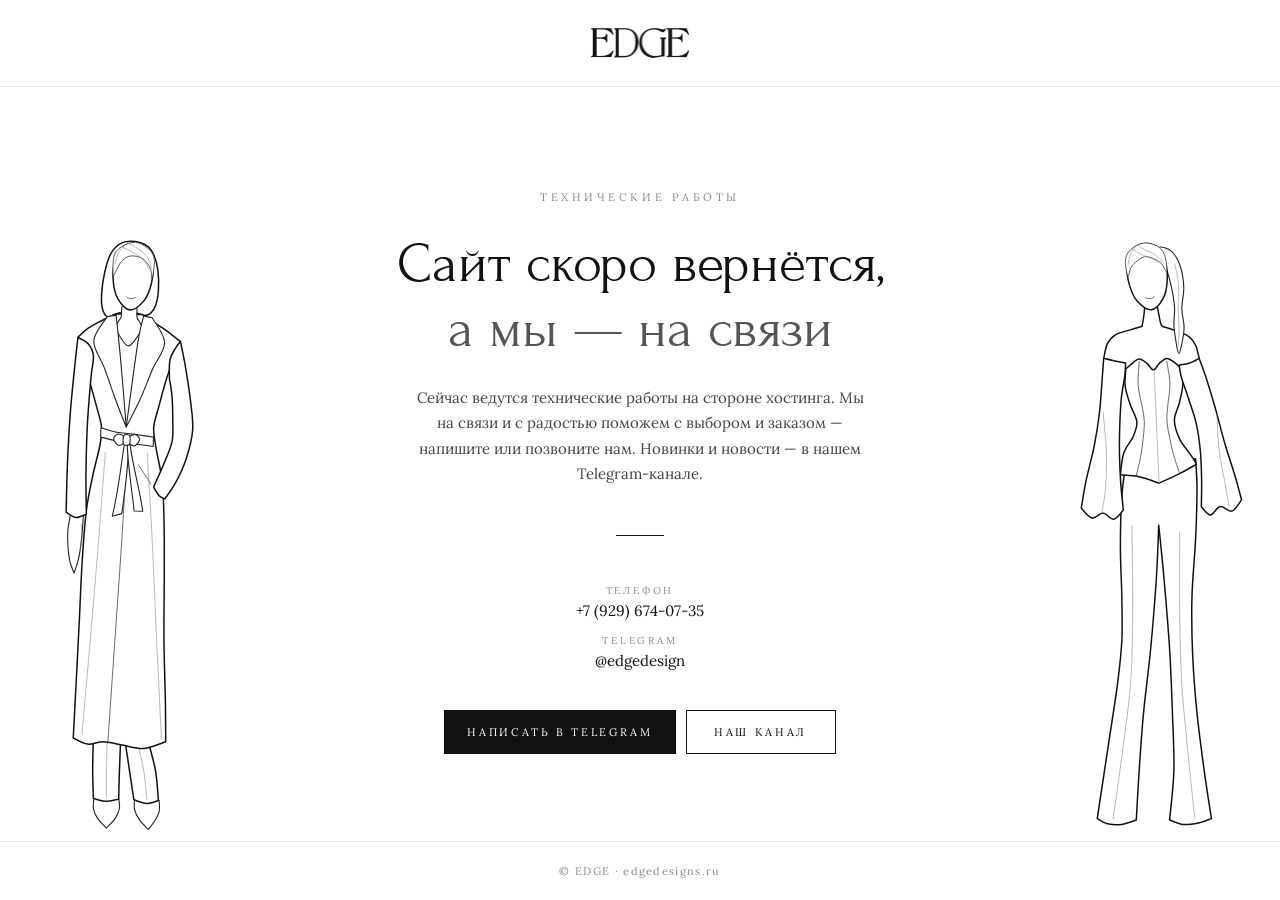
<file: index.html>
<!doctype html>
<html lang="ru">
<head>
<meta charset="utf-8">
<meta name="viewport" content="width=device-width, initial-scale=1">
<title>EDGE — сайт скоро вернётся</title>
<meta name="description" content="EDGE — бренд женской одежды. Сайт временно на технических работах, мы на связи.">
<!-- Шрифты лежат на самом сайте, без Google Fonts — так быстрее и надёжнее из РФ -->
<link rel="stylesheet" href="/fonts/fonts.css">
<style>
  :root {
    --bg: #ffffff;
    --ink: #111111;
    --muted: #8a8a8a;
    --line: #e6e6e6;
    --serif: "Forum", "Times New Roman", Georgia, serif;
    --sans: "Lora", Georgia, "Times New Roman", serif;
  }
  * { box-sizing: border-box; margin: 0; padding: 0; }
  html, body { height: 100%; }
  body {
    background: var(--bg);
    color: var(--ink);
    font-family: var(--sans);
    font-weight: 400;
    -webkit-font-smoothing: antialiased;
    display: flex;
    flex-direction: column;
    min-height: 100vh;
  }
  a { color: inherit; text-decoration: none; }

  header {
    display: flex;
    justify-content: center;
    padding: 28px 16px;
    border-bottom: 1px solid var(--line);
  }
  .logo { display: block; line-height: 0; }
  .logo img { display: block; height: 30px; width: auto; }

  main {
    flex: 1;
    display: flex;
    flex-direction: column;
    align-items: center;
    justify-content: center;
    text-align: center;
    padding: 72px 16px 56px;
  }
  .eyebrow {
    font-size: 11px;
    letter-spacing: 0.32em;
    text-transform: uppercase;
    color: var(--muted);
    margin-bottom: 28px;
  }
  h1 {
    font-family: var(--serif);
    font-weight: 400;
    font-size: clamp(32px, 5.6vw, 56px);
    line-height: 1.15;
    max-width: 14em;
  }
  h1 em { font-style: normal; color: #555; } /* у Forum нет курсива */
  .lead {
    margin-top: 24px;
    max-width: 30em;
    font-size: 15px;
    line-height: 1.7;
    color: #444;
  }
  .rule {
    width: 48px;
    height: 1px;
    background: var(--ink);
    margin: 48px auto;
  }

  /* Контакты. Ненужные пункты просто удалить. */
  .contacts {
    display: grid;
    gap: 14px;
    font-size: 15px;
  }
  .contacts .label {
    display: block;
    font-size: 10px;
    letter-spacing: 0.28em;
    text-transform: uppercase;
    color: var(--muted);
    margin-bottom: 4px;
  }
  .contacts a { border-bottom: 1px solid transparent; transition: border-color .2s; }
  .contacts a:hover { border-color: var(--ink); }

  .buttons {
    display: flex;
    flex-wrap: wrap;
    justify-content: center;
    gap: 10px;
    margin-top: 40px;
  }
  .btn {
    display: inline-block;
    min-width: 150px;
    padding: 14px 22px;
    border: 1px solid var(--ink);
    font-size: 11px;
    font-weight: 400;
    letter-spacing: 0.24em;
    text-transform: uppercase;
    transition: background .2s, color .2s;
  }
  .btn:hover, .btn.primary { background: var(--ink); color: var(--bg); }
  .btn.primary:hover { background: var(--bg); color: var(--ink); }

  footer {
    border-top: 1px solid var(--line);
    padding: 22px 16px;
    text-align: center;
    font-size: 11px;
    letter-spacing: 0.12em;
    color: var(--muted);
  }

  /* Иллюстрации по бокам: линии «рисуются» при открытии, слои закрашены белым, чтобы тело не просвечивало */
  .figure {
    position: fixed;
    bottom: 64px;
    height: min(72vh, 600px);
    width: auto;
    pointer-events: none;
    opacity: 0;
    z-index: 0;
  }
  .figure.left  { left: max(24px, calc(50% - 620px)); }
  .figure.right { right: max(24px, calc(50% - 620px)); }
  .figure.go { opacity: 1; }
  .figure path {
    vector-effect: non-scaling-stroke;
    stroke-linecap: round;
    stroke-linejoin: round;
    stroke-dasharray: 1;
    stroke-dashoffset: 1;
  }
  .figure .o { fill: #fff; stroke: #111; stroke-width: 1.5; }
  .figure .m { fill: #fff; stroke: #222; stroke-width: 1.1; }
  .figure .h { fill: #fff; stroke: #333; stroke-width: .8; }
  .figure .i { fill: none; stroke: #444; stroke-width: .8; }
  .figure .t { fill: none; stroke: #888; stroke-width: .6; }
  .figure.go path { animation: draw 1s cubic-bezier(.45, 0, .25, 1) forwards; }
  @keyframes draw { to { stroke-dashoffset: 0; } }
  main, header, footer { position: relative; z-index: 1; }
  @media (max-width: 1080px) { .figure { display: none; } }
  @media (prefers-reduced-motion: reduce) {
    .figure path { stroke-dashoffset: 0; }
    .figure.go path { animation: none; }
  }

  @media (max-width: 480px) {
    header { padding: 22px 16px; }
    .logo img { height: 26px; }
    main { padding: 56px 16px 44px; }
    .rule { margin: 40px auto; }
    .btn { flex: 1 1 100%; }
  }
</style>
</head>
<body>

<header>
  <a class="logo" href="/"><img src="/logo.png" alt="EDGE" width="98" height="30"></a>
</header>

<main>
  <p class="eyebrow">Технические работы</p>
  <h1>Сайт скоро вернётся, <em>а&nbsp;мы&nbsp;—&nbsp;на&nbsp;связи</em></h1>
  <p class="lead">
    Сейчас ведутся технические работы на стороне хостинга. Мы на связи
    и с радостью поможем с выбором и заказом — напишите или позвоните нам.
    Новинки и новости — в нашем Telegram-канале.
  </p>

  <div class="rule"></div>

  <div class="contacts">
    <div>
      <span class="label">Телефон</span>
      <a href="tel:+79296740735">+7 (929) 674-07-35</a>
    </div>
    <div>
      <span class="label">Telegram</span>
      <a href="https://t.me/edgedesign" target="_blank" rel="noopener">@edgedesign</a>
    </div>
  </div>

  <div class="buttons">
    <a class="btn primary" href="https://t.me/edgedesign" target="_blank" rel="noopener">Написать в Telegram</a>
    <a class="btn" href="https://t.me/edge_design" target="_blank" rel="noopener">Наш канал</a>  </div>
</main>

<footer>© EDGE · edgedesigns.ru</footer>

<!-- Иллюстрации EDGE: длинное пальто; корсетный комплект с рукавами-«крыльями» и брюками клёш -->
<svg class="figure left" viewBox="0 0 266 830" aria-hidden="true">
  <path class="m" d="M97 776C102.7 776.3 125.3 777.7 131 778C131.2 780.3 132.8 787.3 132 792C131.2 796.7 129 801.5 126 806C123 810.5 116 816.8 114 819C112 816.8 105 810.5 102 806C99 801.5 96.8 797 96 792C95.2 787 96.8 778.7 97 776Z"/>
  <path class="m" d="M153 778C158.7 778.5 181.3 780.5 187 781C187 783.5 188 791.3 187 796C186 800.7 183.5 804.8 181 809C178.5 813.2 173.5 819 172 821C170 818.8 163.2 812.5 160 808C156.8 803.5 154.2 799 153 794C151.8 789 153 780.7 153 778Z"/>
  <path class="o" d="M96 690C95.8 698.3 95 725.3 95 740C95 754.7 95.8 771.7 96 778C98.7 778.7 106.2 781.8 112 782C117.8 782.2 127.8 779.5 131 779C131.2 772.5 131.5 754.8 132 740C132.5 725.2 133.7 698.3 134 690Z"/>
  <path class="o" d="M140 700C141 706.7 144 726.7 146 740C148 753.3 151 773.3 152 780C155 780.8 164.3 784.8 170 785C175.7 785.2 183.3 781.7 186 781C185.3 774.2 184.3 753.5 182 740C179.7 726.5 173.7 706.7 172 700Z"/>
  <path class="t" d="M115 702C114.8 708.3 114.2 727.7 114 740C113.8 752.3 114 770 114 776"/>
  <path class="t" d="M158 704C159.3 710.3 164 729.3 166 742C168 754.7 169.3 773.7 170 780"/>
  <g transform="rotate(1.5 130 700)">
  <g transform="rotate(3 130 104)">
  <path class="o" d="M131 7C125.2 6.7 118.3 7 113 10C107.7 13 102.5 18 99 25C95.5 32 93.5 42.2 92 52C90.5 61.8 89.8 75.3 90 84C90.2 92.7 91.2 99 93 104C94.8 109 98.2 113 101 114C103.8 115 106.8 111.3 110 110C113.2 108.7 116.5 106.8 120 106C123.5 105.2 127.3 105 131 105C134.7 105 138.5 105.5 142 106C145.5 106.5 149 108.3 152 108C155 107.7 157.7 106.7 160 104C162.3 101.3 164.7 97.3 166 92C167.3 86.7 168.2 80 168 72C167.8 64 166.7 52 165 44C163.3 36 160.8 29.3 158 24C155.2 18.7 152.5 14.8 148 12C143.5 9.2 136.8 7.3 131 7Z"/>
  </g>
  <path class="o" d="M112 108C108.7 109.7 98.7 114.3 92 118C85.3 121.7 77.3 126 72 130C66.7 134 62 140 60 142C62.3 150 69.3 174.3 74 190C78.7 205.7 84.3 223.3 88 236C91.7 248.7 95 256.7 96 266C97 275.3 95.7 281.3 94 292C92.3 302.7 88.7 315.3 86 330C83.3 344.7 80 360 78 380C76 400 75 423.3 74 450C73 476.7 72.7 511.7 72 540C71.3 568.3 70.7 594 70 620C69.3 646 68.3 683.3 68 696C71.3 697.3 81 703.3 88 704C95 704.7 102 700 110 700C118 700 126.7 702.7 136 704C145.3 705.3 156 709 166 708C176 707 191 699.7 196 698C195.7 688.3 195 663 194 640C193 617 191 588.3 190 560C189 531.7 188.7 496.7 188 470C187.3 443.3 187 421.7 186 400C185 378.3 184.3 358 182 340C179.7 322 174.3 304.7 172 292C169.7 279.3 167.7 273.3 168 264C168.3 254.7 171.3 247.3 174 236C176.7 224.7 180.3 208.7 184 196C187.7 183.3 193 168.7 196 160C199 151.3 201 146.7 202 144C198.3 141.3 187 132.7 180 128C173 123.3 165.3 119.3 160 116C154.7 112.7 150 109.3 148 108Z"/>
  <path class="i" d="M148 316C149.7 318.3 155 325.7 158 330C161 334.3 164.7 340 166 342"/>
  <path class="i" d="M132 292C131.3 313.3 129.7 375.3 128 420C126.3 464.7 124 513 122 560C120 607 117 678.3 116 702"/>
  <path class="t" d="M102 300C101 320 98.3 376.7 96 420C93.7 463.3 90.7 515 88 560C85.3 605 81.3 668.3 80 690"/>
  <path class="t" d="M160 300C161.7 320 166.7 376.7 170 420C173.3 463.3 176.7 514.3 180 560C183.3 605.7 188.3 671.7 190 694"/>
  <path class="m" d="M56 388C55.5 391.7 53.3 402.3 53 410C52.7 417.7 53.3 427 54 434C54.7 441 55.5 446.3 57 452C58.5 457.7 62 465.3 63 468C63.8 465.3 66.7 457.7 68 452C69.3 446.3 70.2 441 71 434C71.8 427 72.5 417.7 73 410C73.5 402.3 73.8 391.7 74 388C71 388 59 388 56 388Z"/>
  <path class="t" d="M71 400C71.3 403.3 73.2 413.7 73 420C72.8 426.3 70.5 435 70 438"/>
  <path class="o" d="M60 142C59.3 150 57.3 172 56 190C54.7 208 53 228.3 52 250C51 271.7 50.3 297.7 50 320C49.7 342.3 50 373.3 50 384C52.3 385.2 59.3 390.7 64 391C68.7 391.3 75.7 386.8 78 386C77.7 376.7 76.3 349.3 76 330C75.7 310.7 75.7 288 76 270C76.3 252 77.3 235.3 78 222C78.7 208.7 79.7 195.3 80 190C80.3 186 83 172.7 82 166C81 159.3 77.7 154 74 150C70.3 146 62.3 143.3 60 142Z"/>
  <path class="o" d="M202 144C203.3 150 207.3 166.3 210 180C212.7 193.7 216 211.7 218 226C220 240.3 222.7 252.7 222 266C221.3 279.3 217.7 293.7 214 306C210.3 318.3 204.7 330.7 200 340C195.3 349.3 188.3 358.3 186 362C184.7 361.3 180.7 360.7 178 358C175.3 355.3 171.3 348 170 346C172.3 340.3 180 322.7 184 312C188 301.3 192.3 292.3 194 282C195.7 271.7 194.3 260.7 194 250C193.7 239.3 193 227 192 218C191 209 188.7 199.7 188 196C188 191.7 186.7 177.3 188 170C189.3 162.7 193.7 156.3 196 152C198.3 147.7 201 145.3 202 144Z"/>
  <path class="m" d="M121 96C117.7 98.7 120.5 107 119 112C117.5 117 111.8 121 112 126C112.2 131 117 137.7 120 142C123 146.3 126.7 152 130 152C133.3 152 137 146.3 140 142C143 137.7 147.8 131 148 126C148.2 121 142.5 117 141 112C139.5 107 142.3 98.7 139 96C135.7 93.3 124.3 93.3 121 96Z"/>
  <path class="m" d="M112 110C110 110.3 102 111.7 100 112C97 117.7 82.3 134 82 146C81.7 158 92.7 170.7 98 184C103.3 197.3 108.7 212.7 114 226C119.3 239.3 127.3 257.7 130 264C128.7 251.7 124.3 210.7 122 190C119.7 169.3 117.7 153.3 116 140C114.3 126.7 112.7 115 112 110Z"/>
  <path class="m" d="M150 110C152 110.3 160 111.7 162 112C165 117.7 179.7 134 180 146C180.3 158 169.3 170.7 164 184C158.7 197.3 153.7 212.7 148 226C142.3 239.3 133 257.7 130 264C131.3 251.7 135.7 210.7 138 190C140.3 169.3 142 153.3 144 140C146 126.7 149 115 150 110Z"/>
  <path class="m" d="M95 266C98.2 266.8 107.8 269.8 114 271C120.2 272.2 125.8 272.3 132 273C138.2 273.7 145 274.3 151 275C157 275.7 165.2 276.7 168 277C168 279.2 168 287.8 168 290C165.2 289.7 157 288.7 151 288C145 287.3 138.2 286.8 132 286C125.8 285.2 120.2 284.2 114 283C107.8 281.8 98.2 279.7 95 279C95 276.8 95 268.2 95 266Z"/>
  <path class="m" d="M128 288C124 318 122 350 114 388L127 384C131 350 134 318 134 288Z"/>
  <path class="m" d="M136 288C140 316 150 346 156 380L144 380C140 350 134 320 132 288Z"/>
  <path class="m" d="M131 281C130.8 278.3 123 274 120 274C117 274 112.8 278.3 113 281C113.2 283.7 118 290 121 290C124 290 131.2 283.7 131 281Z"/>
  <path class="m" d="M131 281C131.2 278.3 139 274 142 274C145 274 149.2 278.3 149 281C148.8 283.7 144 290 141 290C138 290 130.8 283.7 131 281Z"/>
  <path class="m" d="M127 276C128.3 274 133.7 274 135 276C136.3 278 136.3 286 135 288C133.7 290 128.3 290 127 288C125.7 286 125.7 278 127 276Z"/>
  <g transform="rotate(3 130 104)">
  <path class="o" d="M131 10C137.3 10 145.5 13 150 18C154.5 23 156.8 32 158 40C159.2 48 158.5 58 157 66C155.5 74 153.3 82 149 88C144.7 94 137 102 131 102C125 102 117.3 94 113 88C108.7 82 106.5 74 105 66C103.5 58 102.8 48 104 40C105.2 32 107.5 23 112 18C116.5 13 124.7 10 131 10Z"/>
  <path class="h" d="M104 56C103.2 53 101.7 36.7 103 30C104.3 23.3 107.3 19.7 112 16C116.7 12.3 124.7 8 131 8C137.3 8 145.3 12.3 150 16C154.7 19.7 157.7 23.3 159 30C160.3 36.7 158.7 53.7 158 56C157.3 58.3 156.7 47.7 155 44C153.3 40.3 150.8 36.7 148 34C145.2 31.3 142 29 138 28C134 27 128 26.7 124 28C120 29.3 116.7 32.7 114 36C111.3 39.3 109.7 44.7 108 48C106.3 51.3 104.8 59 104 56Z"/>
  <path class="t" d="M120 10C122.3 11 129.3 13.3 134 16C138.7 18.7 144.3 21.7 148 26C151.7 30.3 154.7 39.3 156 42"/>
  <path class="t" d="M114 16C116.3 17 123.3 19.7 128 22C132.7 24.3 137.8 26.3 142 30C146.2 33.7 151.2 41.7 153 44"/>
  <path class="t" d="M120 10C118.3 12 112.5 17 110 22C107.5 27 105.8 37 105 40"/>
  <path class="i" d="M125 84.5C129 87 133 87 137 84.5"/>
  </g>
  </g>
</svg>

<svg class="figure right" viewBox="0 0 266 830" aria-hidden="true">
  <path class="o" d="M86 312C85 320 81.3 340.3 80 360C78.7 379.7 78 406.7 78 430C78 453.3 79.7 478.3 80 500C80.3 521.7 81 540 80 560C79 580 77 596.7 74 620C71 643.3 66.7 669 62 700C57.3 731 48.7 788.3 46 806C48.3 807.2 54.3 811.7 60 813C65.7 814.3 73.3 814.8 80 814C86.7 813.2 96.7 809 100 808C100.7 796.7 102.3 764.7 104 740C105.7 715.3 107.3 688.3 110 660C112.7 631.7 117 601.7 120 570C123 538.3 126.2 498.3 128 470C129.8 441.7 130.5 411.7 131 400C132.2 411.7 135.5 441.7 138 470C140.5 498.3 144 538.3 146 570C148 601.7 149 631.7 150 660C151 688.3 152.7 715.3 152 740C151.3 764.7 147 796.7 146 808C149 809 157.3 813.3 164 814C170.7 814.7 179.3 813.3 186 812C192.7 810.7 201 807 204 806C202.3 795 197.3 764.3 194 740C190.7 715.7 186.7 686.7 184 660C181.3 633.3 179.2 606.7 178 580C176.8 553.3 176.3 526.7 177 500C177.7 473.3 180.8 445 182 420C183.2 395 184 368.7 184 350C184 331.3 182.3 315 182 308Z"/>
  <path class="t" d="M94 400C94.2 420 95.3 483.3 95 520C94.7 556.7 94.5 586.7 92 620C89.5 653.3 84 689 80 720C76 751 70 791.7 68 806"/>
  <path class="t" d="M160 410C160 428.3 159.5 485 160 520C160.5 555 161 586.7 163 620C165 653.3 169 689 172 720C175 751 179.5 791.7 181 806"/>
  <g transform="rotate(-2.5 130 330)">
  <path class="o" d="M122 96C121.7 98.3 120.8 105.3 120 110C119.2 114.7 117.5 121.7 117 124C113.8 124.8 104.2 127.3 98 129C91.8 130.7 85 131.2 80 134C75 136.8 71 140.7 68 146C65 151.3 63 162.7 62 166C65 168.7 77 179.3 80 182C84.2 183.3 96.7 188 105 190C113.3 192 121.5 194 130 194C138.5 194 147 191.7 156 190C165 188.3 179.3 185 184 184C185.7 182 192.3 174 194 172C193.3 169 192 159 190 154C188 149 185.7 145.3 182 142C178.3 138.7 173 136.3 168 134C163 131.7 156 129.7 152 128C148 126.3 145.8 127 144 124C142.2 121 141.8 114.7 141 110C140.2 105.3 139.3 98.3 139 96Z"/>
  <path class="o" d="M92 182C93.7 180.7 98.8 176.2 102 174C105.2 171.8 107.8 168.8 111 169C114.2 169.2 117.8 172.3 121 175C124.2 177.7 127 184.8 130 185C133 185.2 135.8 178.5 139 176C142.2 173.5 145.8 170.2 149 170C152.2 169.8 155 172.8 158 175C161 177.2 165.5 181.7 167 183C167.5 186.7 170.5 196.8 170 205C169.5 213.2 166.3 223.5 164 232C161.7 240.5 156.3 247.7 156 256C155.7 264.3 158.7 274 162 282C165.3 290 172.3 298 176 304C179.7 310 182.7 315.7 184 318C180 320 168.8 326 160 330C151.2 334 135.8 340 131 342C126.5 340.3 112.8 334.3 104 332C95.2 329.7 82.3 328.7 78 328C79 323 80.7 306.7 84 298C87.3 289.3 94.7 283 98 276C101.3 269 104.3 263.3 104 256C103.7 248.7 98.3 240.3 96 232C93.7 223.7 90.7 214.3 90 206C89.3 197.7 91.7 186 92 182Z"/>
  <path class="t" d="M131 187C131 199.5 131 236.2 131 262C131 287.8 131 328.7 131 342"/>
  <path class="i" d="M111 173C110.5 178.5 107.7 194.8 108 206C108.3 217.2 112 230.7 113 240C114 249.3 114.8 252 114 262C113.2 272 110.3 288.7 108 300C105.7 311.3 101.3 325 100 330"/>
  <path class="i" d="M149 174C149.5 179.3 152.3 195 152 206C151.7 217 148 230.7 147 240C146 249.3 145.2 252 146 262C146.8 272 149.7 288.7 152 300C154.3 311.3 158.7 325 160 330"/>
  <path class="o" d="M62 166C61.3 171.7 59.5 187.7 58 200C56.5 212.3 55.3 225.8 53 240C50.7 254.2 47.8 269.2 44 285C40.2 300.8 33.7 320.5 30 335C26.3 349.5 23.3 365.8 22 372C24.3 374.3 31 384.7 36 386C41 387.3 47 379.5 52 380C57 380.5 61.3 389.5 66 389C70.7 388.5 77.7 379 80 377C79.7 370.8 78.3 352.8 78 340C77.7 327.2 77.7 313 78 300C78.3 287 79 275 80 262C81 249 82.3 233.7 84 222C85.7 210.3 88.7 200 90 192C91.3 184 91.7 177 92 174C89.3 173.3 81 171.3 76 170C71 168.7 64.3 166.7 62 166Z"/>
  <path class="o" d="M194 172C195.7 177.5 200.7 192.8 204 205C207.3 217.2 210.7 230.8 214 245C217.3 259.2 220.3 275 224 290C227.7 305 232.7 321.7 236 335C239.3 348.3 242.7 364.2 244 370C241.7 372.5 235 383.7 230 385C225 386.3 219 377.3 214 378C209 378.7 204.3 389.2 200 389C195.7 388.8 190 379 188 377C188.3 370.8 189.7 352.8 190 340C190.3 327.2 190.7 313 190 300C189.3 287 188.3 274.7 186 262C183.7 249.3 179 235 176 224C173 213 169.7 203.3 168 196C166.3 188.7 166.3 182.7 166 180C168.3 179.7 175.3 179.3 180 178C184.7 176.7 191.7 173 194 172Z"/>
  <path class="t" d="M58 240C58.3 250 60.3 281.7 60 300C59.7 318.3 57.7 336.7 56 350C54.3 363.3 51 375 50 380"/>
  <path class="t" d="M215 250C215.2 258.3 214.8 284.2 216 300C217.2 315.8 220.3 332 222 345C223.7 358 225.3 372.5 226 378"/>
  <path class="m" d="M146 16C148.5 14.7 157.5 17.7 162 22C166.5 26.3 170.5 33.7 173 42C175.5 50.3 177 62 177 72C177 82 173.3 92.7 173 102C172.7 111.3 175.3 120 175 128C174.7 136 172.5 144 171 150C169.5 156 167.3 164.3 166 164C164.7 163.7 163.8 154.7 163 148C162.2 141.3 161 132 161 124C161 116 163.2 108.7 163 100C162.8 91.3 161.5 81 160 72C158.5 63 156.2 53 154 46C151.8 39 148.3 35 147 30C145.7 25 143.5 17.3 146 16Z"/>
  <path class="t" d="M166 40C166.7 45 169.7 60 170 70C170.3 80 168.3 89.7 168 100C167.7 110.3 168.3 123.3 168 132C167.7 140.7 166.3 148.7 166 152"/>
  <g transform="rotate(-4 130 104)">
  <path class="o" d="M131 10C137.3 10 145.5 13 150 18C154.5 23 156.8 32 158 40C159.2 48 158.5 58 157 66C155.5 74 153.3 82 149 88C144.7 94 137 102 131 102C125 102 117.3 94 113 88C108.7 82 106.5 74 105 66C103.5 58 102.8 48 104 40C105.2 32 107.5 23 112 18C116.5 13 124.7 10 131 10Z"/>
  <path class="h" d="M104 52C102.8 50.3 101.7 36 103 30C104.3 24 107.3 19.5 112 16C116.7 12.5 124.7 9 131 9C137.3 9 145.5 12.5 150 16C154.5 19.5 156.7 24 158 30C159.3 36 159 50.3 158 52C157 53.7 154.7 43.3 152 40C149.3 36.7 145.5 34 142 32C138.5 30 134.7 28 131 28C127.3 28 123.5 30 120 32C116.5 34 112.7 36.7 110 40C107.3 43.3 105.2 53.7 104 52Z"/>
  <path class="t" d="M122 11C123.7 12.3 128.3 16.5 132 19C135.7 21.5 140.2 22.5 144 26C147.8 29.5 153.2 37.7 155 40"/>
  <path class="t" d="M115 16C116.7 17.3 121.3 21.7 125 24C128.7 26.3 133.2 27.7 137 30C140.8 32.3 146.2 36.7 148 38"/>
  <path class="t" d="M122 11C120.3 12.5 114.7 15.8 112 20C109.3 24.2 107 33.3 106 36"/>
  <path class="i" d="M125 84.5C129 87 133 87 137 84.5"/>
  </g>
  </g>
</svg>

<script>
  // Задержки по порядку слоёв — иллюстрация «рисуется» слой за слоем
  document.querySelectorAll('.figure').forEach(function (svg, f) {
    svg.querySelectorAll('path').forEach(function (p, i) {
      p.setAttribute('pathLength', '1');
      p.style.animationDelay = (0.2 + f * 0.25 + i * 0.04) + 's';
    });
    requestAnimationFrame(function () { svg.classList.add('go'); });
  });
</script>

</body>
</html>
</file>
<file: fonts/fonts.css>
/* cyrillic */
@font-face {
  font-family: 'Forum';
  font-style: normal;
  font-weight: 400;
  font-display: swap;
  src: url(/fonts/Forum-normal-400-cyrillic.woff2) format('woff2');
  unicode-range: U+0301, U+0400-045F, U+0490-0491, U+04B0-04B1, U+2116;
}
/* latin */
@font-face {
  font-family: 'Forum';
  font-style: normal;
  font-weight: 400;
  font-display: swap;
  src: url(/fonts/Forum-normal-400-latin.woff2) format('woff2');
  unicode-range: U+0000-00FF, U+0131, U+0152-0153, U+02BB-02BC, U+02C6, U+02DA, U+02DC, U+0304, U+0308, U+0329, U+2000-206F, U+20AC, U+2122, U+2191, U+2193, U+2212, U+2215, U+FEFF, U+FFFD;
}
/* cyrillic */
@font-face {
  font-family: 'Lora';
  font-style: italic;
  font-weight: 400;
  font-display: swap;
  src: url(/fonts/Lora-italic-400-cyrillic.woff2) format('woff2');
  unicode-range: U+0301, U+0400-045F, U+0490-0491, U+04B0-04B1, U+2116;
}
/* latin */
@font-face {
  font-family: 'Lora';
  font-style: italic;
  font-weight: 400;
  font-display: swap;
  src: url(/fonts/Lora-italic-400-latin.woff2) format('woff2');
  unicode-range: U+0000-00FF, U+0131, U+0152-0153, U+02BB-02BC, U+02C6, U+02DA, U+02DC, U+0304, U+0308, U+0329, U+2000-206F, U+20AC, U+2122, U+2191, U+2193, U+2212, U+2215, U+FEFF, U+FFFD;
}
/* cyrillic */
@font-face {
  font-family: 'Lora';
  font-style: normal;
  font-weight: 400 500;
  font-display: swap;
  src: url(/fonts/Lora-normal-400-500-cyrillic.woff2) format('woff2');
  unicode-range: U+0301, U+0400-045F, U+0490-0491, U+04B0-04B1, U+2116;
}
/* latin */
@font-face {
  font-family: 'Lora';
  font-style: normal;
  font-weight: 400 500;
  font-display: swap;
  src: url(/fonts/Lora-normal-400-500-latin.woff2) format('woff2');
  unicode-range: U+0000-00FF, U+0131, U+0152-0153, U+02BB-02BC, U+02C6, U+02DA, U+02DC, U+0304, U+0308, U+0329, U+2000-206F, U+20AC, U+2122, U+2191, U+2193, U+2212, U+2215, U+FEFF, U+FFFD;
}
</file>
